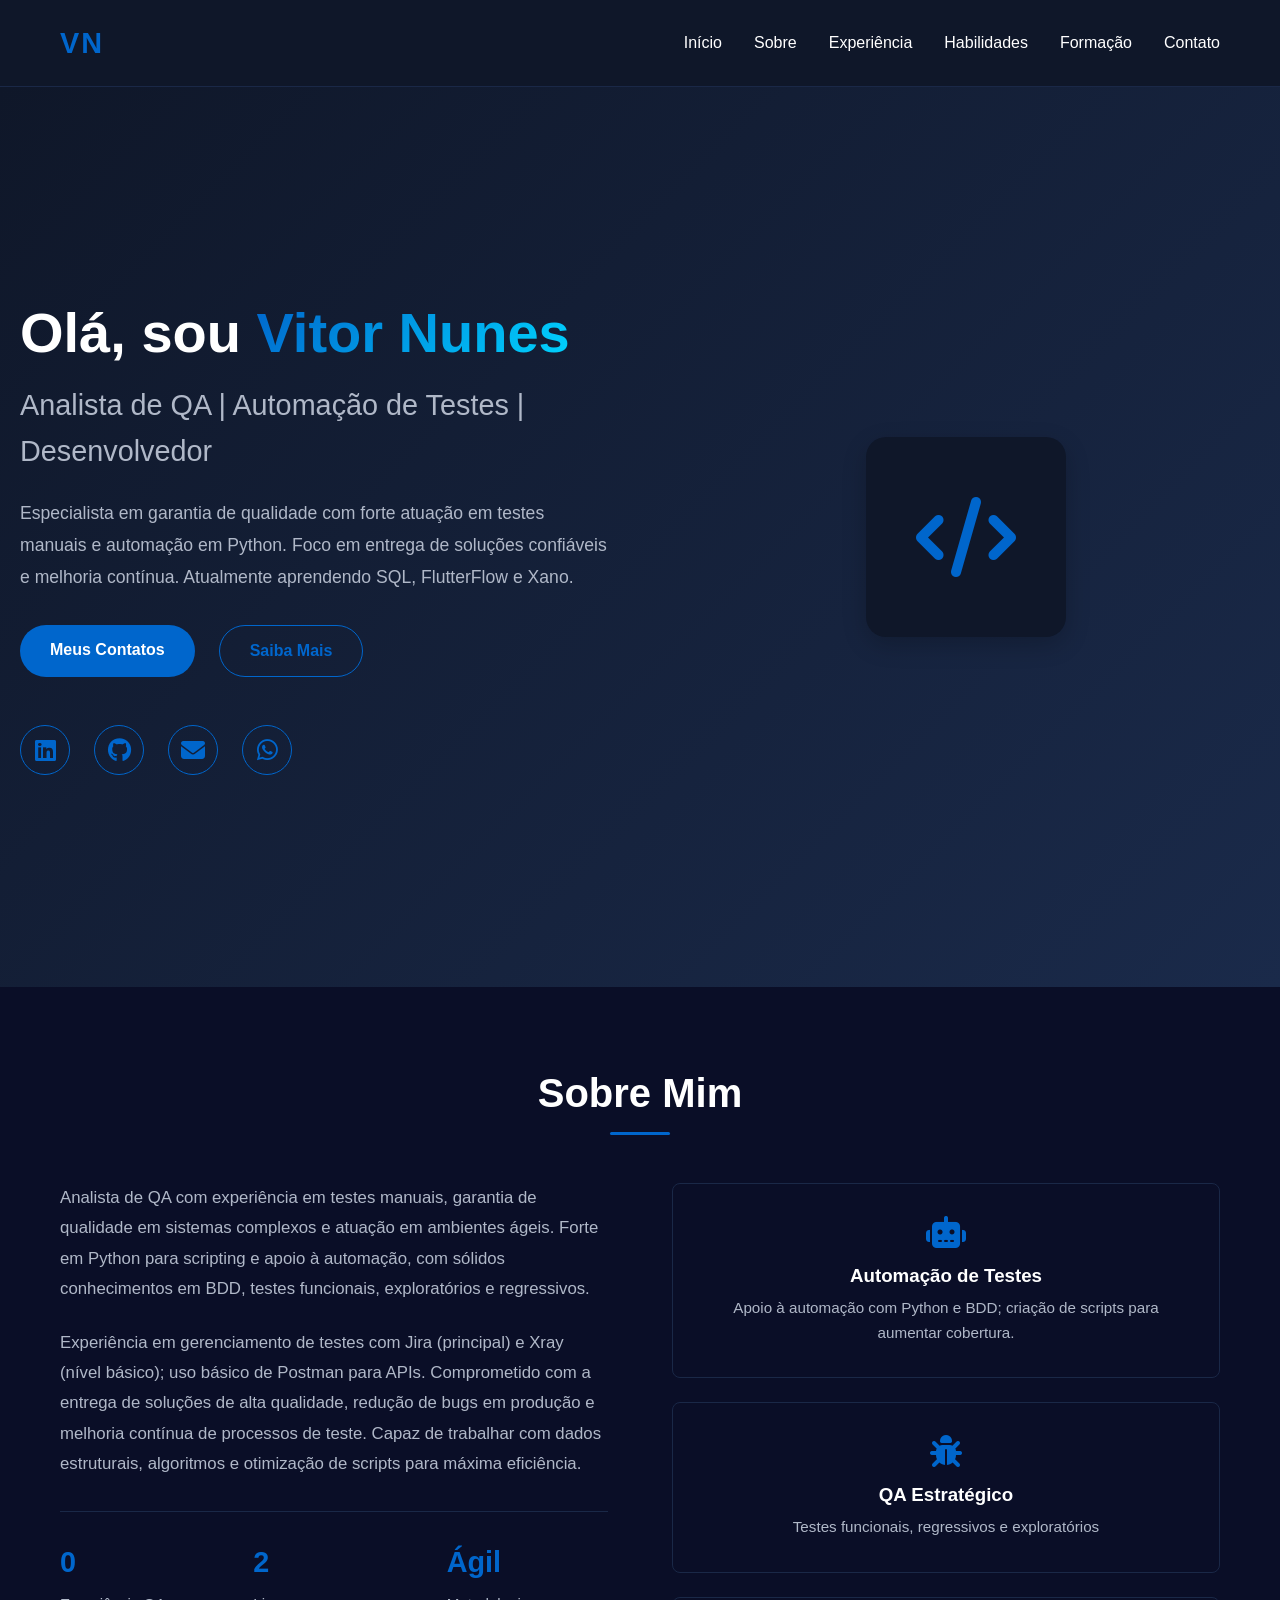
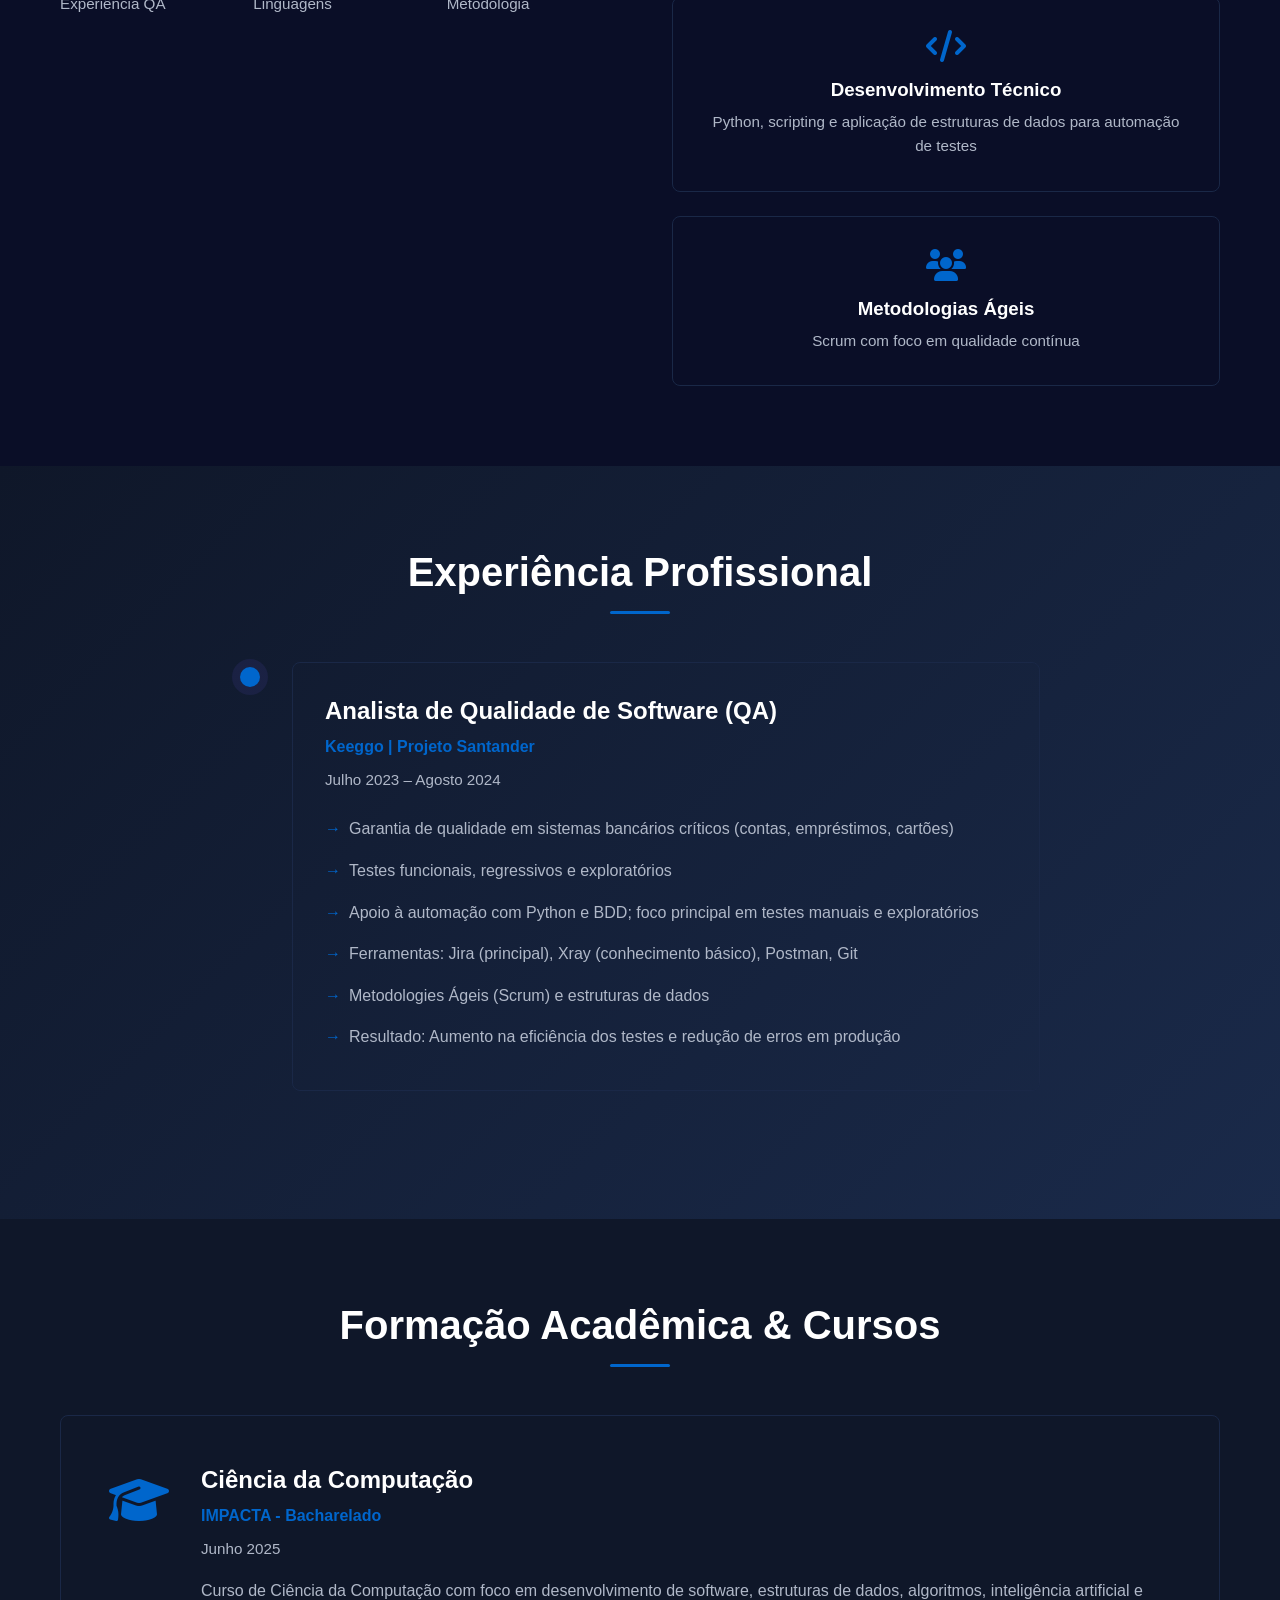
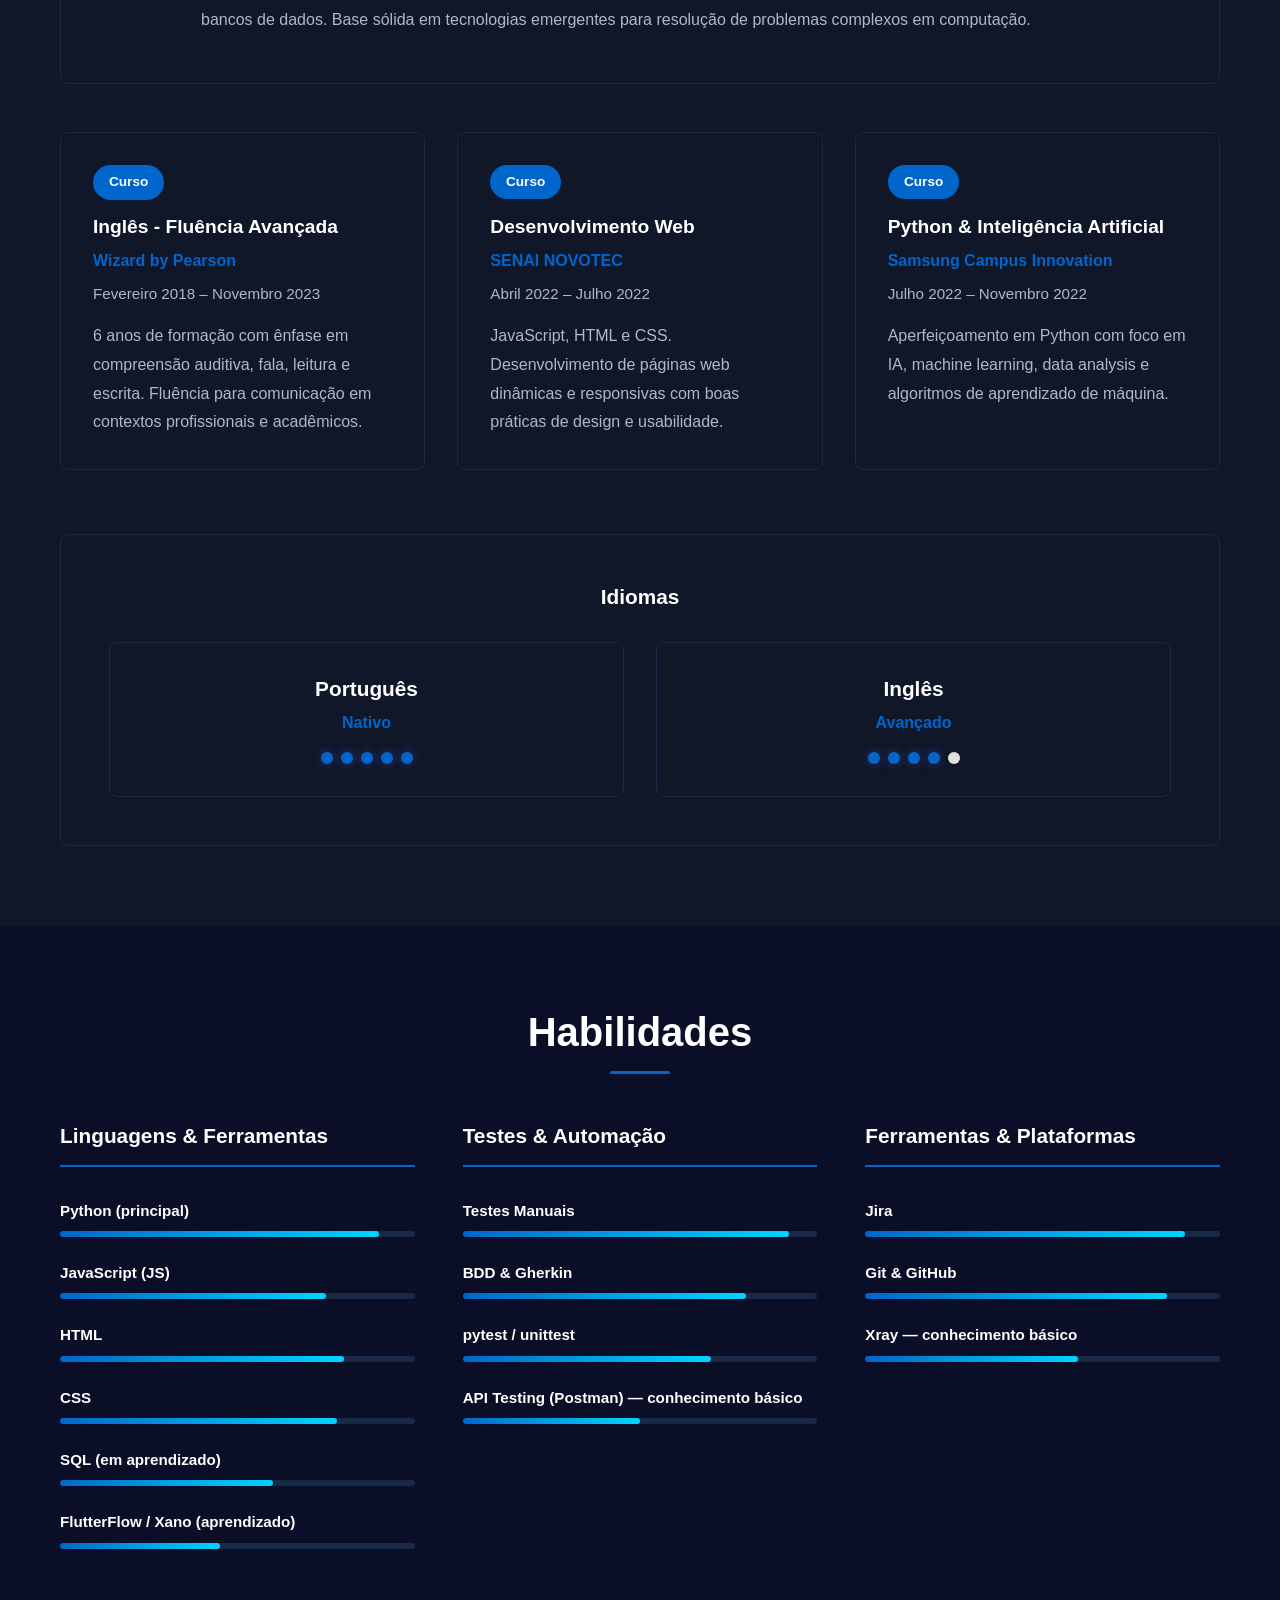
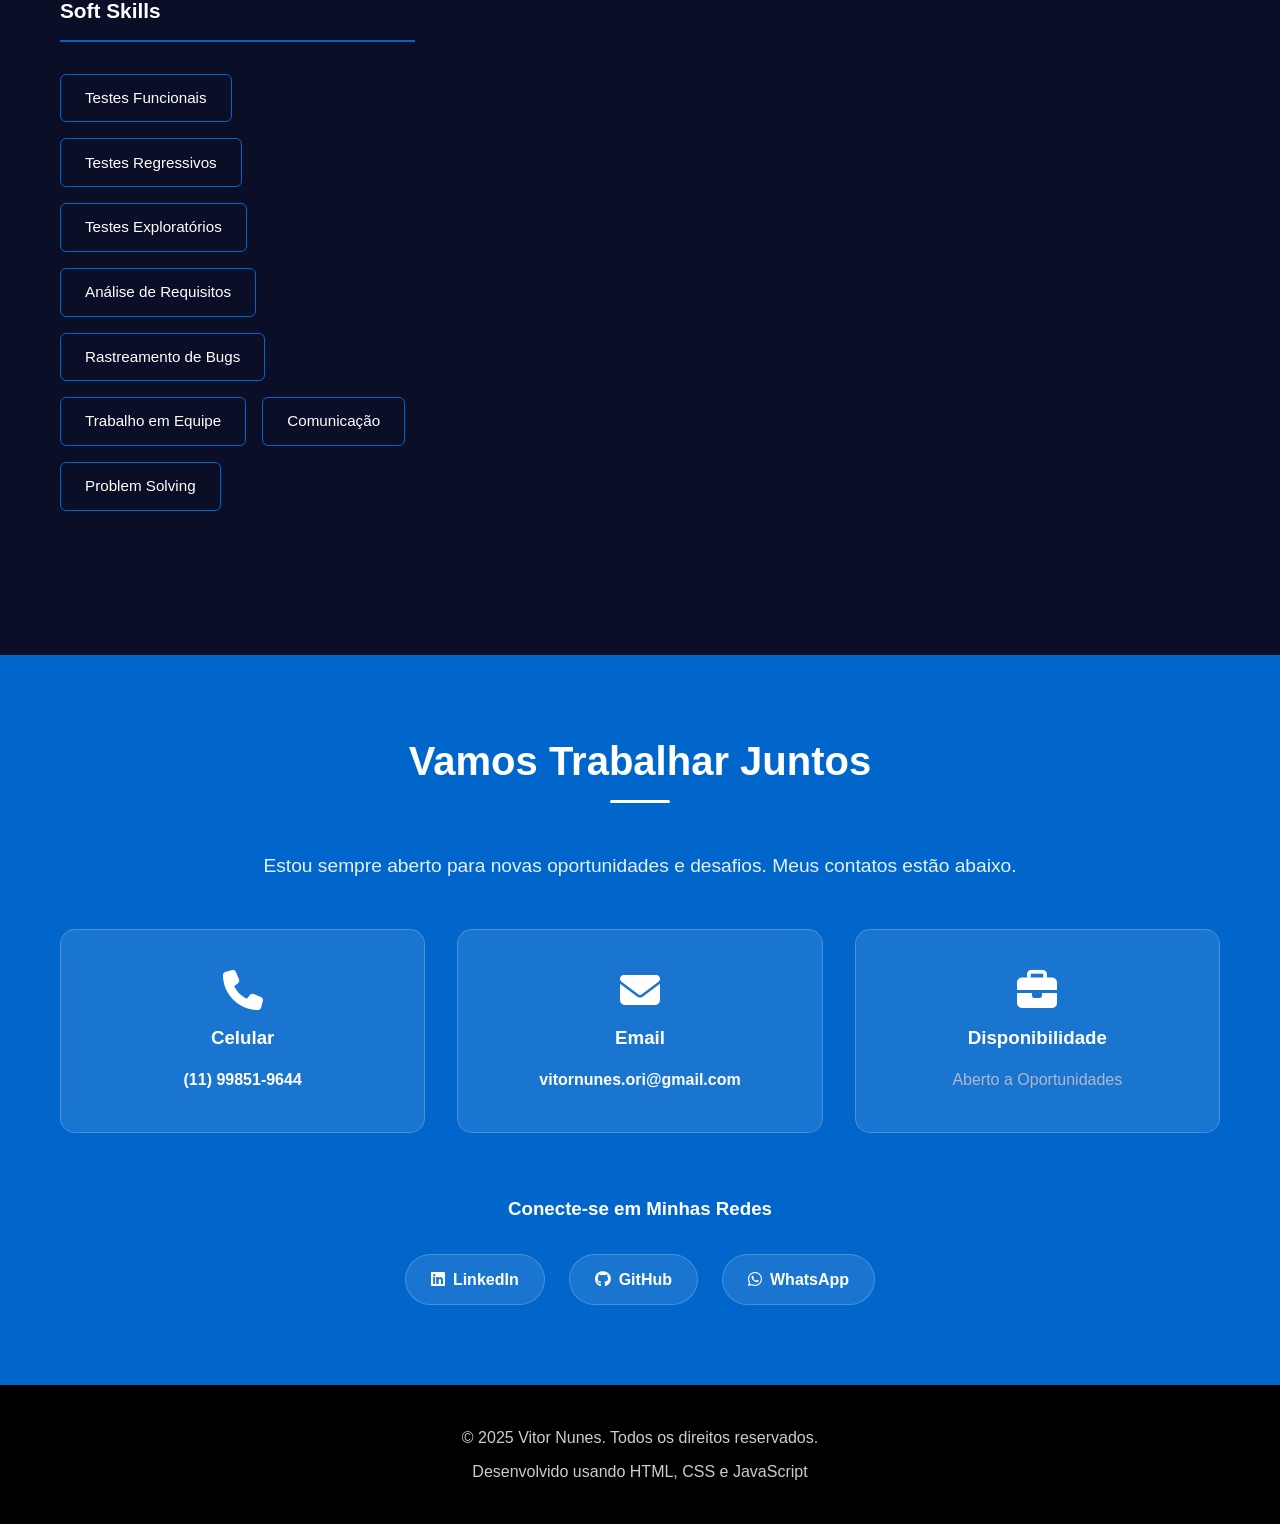
<file: index.html>
<!DOCTYPE html>
<html lang="pt-BR">
<head>
    <meta charset="UTF-8">
    <meta name="viewport" content="width=device-width, initial-scale=1.0">
    <title>Vitor Nunes - QA & Desenvolvedor</title>
    <link rel="stylesheet" href="styles.css">
    <link rel="stylesheet" href="https://cdnjs.cloudflare.com/ajax/libs/font-awesome/6.4.0/css/all.min.css">
</head>
<body>
    <!-- Navigation Bar -->
    <nav class="navbar">
        <div class="container">
            <div class="logo">VN</div>
            <ul class="nav-links">
                <li><a href="#inicio">Início</a></li>
                <li><a href="#sobre">Sobre</a></li>
                <li><a href="#experiencia">Experiência</a></li>
                <li><a href="#habilidades">Habilidades</a></li>
                <li><a href="#formacao">Formação</a></li>
                <li><a href="#contato">Contato</a></li>
            </ul>
            <div class="hamburger">
                <span></span>
                <span></span>
                <span></span>
            </div>
        </div>
    </nav>

    <!-- Hero Section -->
    <section class="hero" id="inicio">
        <div class="hero-content">
            <h1>Olá, sou <span class="highlight">Vitor Nunes</span></h1>
            <p class="subtitle">Analista de QA | Automação de Testes | Desenvolvedor</p>
            <p class="hero-description">
                Especialista em garantia de qualidade com forte atuação em testes manuais e automação em Python.
                Foco em entrega de soluções confiáveis e melhoria contínua. Atualmente aprendendo SQL, FlutterFlow e Xano.
            </p>
            <div class="hero-buttons">
                <a href="#contato" class="btn btn-primary">Meus Contatos</a>
                <a href="#sobre" class="btn btn-secondary">Saiba Mais</a>
            </div>
            <div class="social-links">
                <a href="https://www.linkedin.com/in/vitor-nunes-qa/" target="_blank" title="LinkedIn">
                    <i class="fab fa-linkedin"></i>
                </a>
                <a href="https://github.com/VitorNunes1" target="_blank" title="GitHub">
                    <i class="fab fa-github"></i>
                </a>
                <a href="mailto:vitornunes.ori@gmail.com" title="Email">
                    <i class="fas fa-envelope"></i>
                </a>
                <a href="tel:+5511998519644" title="WhatsApp">
                    <i class="fab fa-whatsapp"></i>
                </a>
            </div>
        </div>
        <div class="hero-illustration">
            <div class="floating-card">
                <i class="fas fa-code"></i>
            </div>
        </div>
    </section>

    <!-- About Section -->
    <section class="about" id="sobre">
        <div class="container">
            <h2>Sobre Mim</h2>
            <div class="about-content">
                <div class="about-text">
                    <p>
                        Analista de QA com experiência em testes manuais, garantia de qualidade em
                        sistemas complexos e atuação em ambientes ágeis. Forte em Python para scripting e
                        apoio à automação, com sólidos conhecimentos em BDD, testes funcionais, exploratórios
                        e regressivos.
                    </p>
                    <p>
                        Experiência em gerenciamento de testes com Jira (principal) e Xray (nível básico); uso básico de Postman para APIs. 
                        Comprometido com a entrega de soluções de alta qualidade, redução de bugs em 
                        produção e melhoria contínua de processos de teste. Capaz de trabalhar com dados 
                        estruturais, algoritmos e otimização de scripts para máxima eficiência.
                    </p>
                    
                    <div class="profile-stats">
                        <div class="stat">
                            <h3>+1 ano</h3>
                            <p>Experiência QA</p>
                        </div>
                        <div class="stat">
                            <h3>3+</h3>
                            <p>Linguagens</p>
                        </div>
                        <div class="stat">
                            <h3>Ágil</h3>
                            <p>Metodologia</p>
                        </div>
                    </div>
                </div>

                <div class="about-features">
                    <div class="feature-card">
                        <i class="fas fa-robot"></i>
                        <h3>Automação de Testes</h3>
                        <p>Apoio à automação com Python e BDD; criação de scripts para aumentar cobertura.</p>
                    </div>
                    <div class="feature-card">
                        <i class="fas fa-bug"></i>
                        <h3>QA Estratégico</h3>
                        <p>Testes funcionais, regressivos e exploratórios</p>
                    </div>
                    <div class="feature-card">
                        <i class="fas fa-code"></i>
                        <h3>Desenvolvimento Técnico</h3>
                        <p>Python, scripting e aplicação de estruturas de dados para automação de testes</p>
                    </div>
                    <div class="feature-card">
                        <i class="fas fa-users"></i>
                        <h3>Metodologias Ágeis</h3>
                        <p>Scrum com foco em qualidade contínua</p>
                    </div>
                </div>
            </div>
        </div>
    </section>

    <!-- Experience Section -->
    <section class="experience" id="experiencia">
        <div class="container">
            <h2>Experiência Profissional</h2>
            <div class="experience-timeline">
                <div class="timeline-item">
                    <div class="timeline-dot"></div>
                    <div class="timeline-content">
                        <h3>Analista de Qualidade de Software (QA)</h3>
                        <p class="company">Keeggo | Projeto Santander</p>
                        <p class="period">Julho 2023 – Agosto 2024</p>
                        <ul class="responsibilities">
                            <li>Garantia de qualidade em sistemas bancários críticos (contas, empréstimos, cartões)</li>
                            <li>Testes funcionais, regressivos e exploratórios</li>
                            <li>Apoio à automação com Python e BDD; foco principal em testes manuais e exploratórios</li>
                            <li>Ferramentas: Jira (principal), Xray (conhecimento básico), Postman, Git</li>
                            <li>Metodologies Ágeis (Scrum) e estruturas de dados</li>
                            <li>Resultado: Aumento na eficiência dos testes e redução de erros em produção</li>
                        </ul>
                    </div>
                </div>
            </div>
        </div>
    </section>
    <!-- Education Section -->
    <section class="education" id="formacao">
        <div class="container">
            <h2>Formação Acadêmica & Cursos</h2>
            
            <div class="education-content">
                <div class="education-item featured">
                    <div class="education-icon">
                        <i class="fas fa-graduation-cap"></i>
                    </div>
                    <div class="education-info">
                        <h3>Ciência da Computação</h3>
                        <p class="institution">IMPACTA - Bacharelado</p>
                        <p class="period">Junho 2025</p>
                        <p class="description">
                            Curso de Ciência da Computação com foco em desenvolvimento de software, estruturas de dados, 
                            algoritmos, inteligência artificial e bancos de dados. Base sólida em tecnologias emergentes 
                            para resolução de problemas complexos em computação.
                        </p>
                    </div>
                </div>

                <div class="courses-grid">
                    <div class="course-card">
                        <div class="course-badge">Curso</div>
                        <h4>Inglês - Fluência Avançada</h4>
                        <p class="institution">Wizard by Pearson</p>
                        <p class="period">Fevereiro 2018 – Novembro 2023</p>
                        <p class="description">
                            6 anos de formação com ênfase em compreensão auditiva, fala, leitura e escrita. 
                            Fluência para comunicação em contextos profissionais e acadêmicos.
                        </p>
                    </div>

                    <div class="course-card">
                        <div class="course-badge">Curso</div>
                        <h4>Desenvolvimento Web</h4>
                        <p class="institution">SENAI NOVOTEC</p>
                        <p class="period">Abril 2022 – Julho 2022</p>
                        <p class="description">
                            JavaScript, HTML e CSS. Desenvolvimento de páginas web dinâmicas e responsivas 
                            com boas práticas de design e usabilidade.
                        </p>
                    </div>

                    <div class="course-card">
                        <div class="course-badge">Curso</div>
                        <h4>Python & Inteligência Artificial</h4>
                        <p class="institution">Samsung Campus Innovation</p>
                        <p class="period">Julho 2022 – Novembro 2022</p>
                        <p class="description">
                            Aperfeiçoamento em Python com foco em IA, machine learning, data analysis 
                            e algoritmos de aprendizado de máquina.
                        </p>
                    </div>
                </div>
            </div>

            <!-- Languages Section -->
            <div class="languages-section">
                <h3>Idiomas</h3>
                <div class="languages-grid">
                    <div class="language-card">
                        <h4>Português</h4>
                        <p class="level">Nativo</p>
                        <div class="proficiency">
                            <span class="dot active"></span>
                            <span class="dot active"></span>
                            <span class="dot active"></span>
                            <span class="dot active"></span>
                            <span class="dot active"></span>
                        </div>
                    </div>
                    <div class="language-card">
                        <h4>Inglês</h4>
                        <p class="level">Avançado</p>
                        <div class="proficiency">
                            <span class="dot active"></span>
                            <span class="dot active"></span>
                            <span class="dot active"></span>
                            <span class="dot active"></span>
                            <span class="dot"></span>
                        </div>
                    </div>
                </div>
            </div>
        </div>
    </section>

    <!-- Skills Section -->
    <section class="skills" id="habilidades">
        <div class="container">
            <h2>Habilidades</h2>
            
            <div class="skills-grid">
                <div class="skill-category">
                    <h3>Linguagens & Ferramentas</h3>
                    <div class="skills-list">
                                <div class="skill-item">
                                    <span class="skill-name">Python (principal)</span>
                                    <div class="skill-bar">
                                        <div class="skill-progress" style="width: 90%"></div>
                                    </div>
                                </div>
                                <div class="skill-item">
                                    <span class="skill-name">JavaScript (JS)</span>
                                    <div class="skill-bar">
                                        <div class="skill-progress" style="width: 75%"></div>
                                    </div>
                                </div>
                                <div class="skill-item">
                                    <span class="skill-name">HTML</span>
                                    <div class="skill-bar">
                                        <div class="skill-progress" style="width: 80%"></div>
                                    </div>
                                </div>
                                <div class="skill-item">
                                    <span class="skill-name">CSS</span>
                                    <div class="skill-bar">
                                        <div class="skill-progress" style="width: 78%"></div>
                                    </div>
                                </div>
                                <div class="skill-item">
                                    <span class="skill-name">SQL (em aprendizado)</span>
                                    <div class="skill-bar">
                                        <div class="skill-progress" style="width: 60%"></div>
                                    </div>
                                </div>
                                <div class="skill-item">
                                    <span class="skill-name">FlutterFlow / Xano (aprendizado)</span>
                                    <div class="skill-bar">
                                        <div class="skill-progress" style="width: 45%"></div>
                                    </div>
                                </div>
                    </div>
                </div>

                <div class="skill-category">
                    <h3>Testes & Automação</h3>
                    <div class="skills-list">
                        <div class="skill-item">
                            <span class="skill-name">Testes Manuais</span>
                            <div class="skill-bar">
                                <div class="skill-progress" style="width: 92%"></div>
                            </div>
                        </div>
                        <div class="skill-item">
                            <span class="skill-name">BDD & Gherkin</span>
                            <div class="skill-bar">
                                <div class="skill-progress" style="width: 80%"></div>
                            </div>
                        </div>
                        <div class="skill-item">
                            <span class="skill-name">pytest / unittest</span>
                            <div class="skill-bar">
                                <div class="skill-progress" style="width: 70%"></div>
                            </div>
                        </div>
                        <div class="skill-item">
                            <span class="skill-name">API Testing (Postman) — conhecimento básico</span>
                            <div class="skill-bar">
                                <div class="skill-progress" style="width: 50%"></div>
                            </div>
                        </div>
                    </div>
                </div>

                <div class="skill-category">
                    <h3>Ferramentas & Plataformas</h3>
                    <div class="skills-list">
                        <div class="skill-item">
                            <span class="skill-name">Jira</span>
                            <div class="skill-bar">
                                <div class="skill-progress" style="width: 90%"></div>
                            </div>
                        </div>
                        <div class="skill-item">
                            <span class="skill-name">Git & GitHub</span>
                            <div class="skill-bar">
                                <div class="skill-progress" style="width: 85%"></div>
                            </div>
                        </div>
                        <div class="skill-item">
                            <span class="skill-name">Xray — conhecimento básico</span>
                            <div class="skill-bar">
                                <div class="skill-progress" style="width: 60%"></div>
                            </div>
                        </div>
                    </div>
                </div>

                <div class="skill-category">
                    <h3>Soft Skills</h3>
                    <div class="soft-skills">
                        <span class="skill-tag">Testes Funcionais</span>
                        <span class="skill-tag">Testes Regressivos</span>
                        <span class="skill-tag">Testes Exploratórios</span>
                        <span class="skill-tag">Análise de Requisitos</span>
                        <span class="skill-tag">Rastreamento de Bugs</span>
                        <span class="skill-tag">Trabalho em Equipe</span>
                        <span class="skill-tag">Comunicação</span>
                        <span class="skill-tag">Problem Solving</span>
                    </div>
                </div>
            </div>
        </div>
    </section>

    <!-- Contact Section -->
    <section class="contact" id="contato">
        <div class="container">
            <h2>Vamos Trabalhar Juntos</h2>
            <p class="contact-subtitle">Estou sempre aberto para novas oportunidades e desafios. Meus contatos estão abaixo.</p>
            
            <div class="contact-grid">
                <div class="contact-card">
                    <i class="fas fa-phone"></i>
                    <h3>Celular</h3>
                    <p><a href="tel:+5511998519644">(11) 99851-9644</a></p>
                </div>
                <div class="contact-card">
                    <i class="fas fa-envelope"></i>
                    <h3>Email</h3>
                    <p><a href="mailto:vitornunes.ori@gmail.com">vitornunes.ori@gmail.com</a></p>
                </div>
                <div class="contact-card">
                    <i class="fas fa-briefcase"></i>
                    <h3>Disponibilidade</h3>
                    <p>Aberto a Oportunidades</p>
                </div>
            </div>

            <div class="contact-social">
                <h3>Conecte-se em Minhas Redes</h3>
                <div class="social-buttons">
                    <a href="https://www.linkedin.com/in/vitor-nunes-qa/" class="social-btn linkedin">
                        <i class="fab fa-linkedin"></i> LinkedIn
                    </a>
                    <a href="https://github.com/VitorNunes1" class="social-btn github">
                        <i class="fab fa-github"></i> GitHub
                    </a>
                    <a href="https://wa.me/5511998519644" class="social-btn whatsapp">
                        <i class="fab fa-whatsapp"></i> WhatsApp
                    </a>
                </div>
            </div>
        </div>
    </section>

    <!-- Footer -->
    <footer class="footer">
        <div class="container">
            <p>&copy; 2025 Vitor Nunes. Todos os direitos reservados.</p>
            <p>Desenvolvido usando HTML, CSS e JavaScript</p>
        </div>
    </footer>

    <script src="script.js"></script>
</body>
</html>
</file>
<file: styles.css>
/* ============================================
   VARIÁVEIS DE COR E ESPAÇAMENTO
   ============================================ */

:root {
    --primary-color: #0066cc;
    --secondary-color: #0052a3;
    --accent-color: #00d4ff;
    --dark-bg: #0a0e27;
    --light-bg: #0f1729;
    --text-dark: #ffffff;
    --text-light: #b0b8c8;
    --border-color: #1a2847;
    --shadow: 0 4px 12px rgba(0, 0, 0, 0.15);
    --shadow-lg: 0 8px 24px rgba(0, 0, 0, 0.2);
    --transition: all 0.3s cubic-bezier(0.4, 0, 0.2, 1);
}

/* ============================================
   RESET E ESTILOS GLOBAIS
   ============================================ */

* {
    margin: 0;
    padding: 0;
    box-sizing: border-box;
}

html {
    scroll-behavior: smooth;
}

body {
    font-family: 'Segoe UI', Tahoma, Geneva, Verdana, sans-serif;
    color: var(--text-dark);
    background-color: var(--dark-bg);
    line-height: 1.6;
}

.container {
    max-width: 1200px;
    margin: 0 auto;
    padding: 0 20px;
}

h1, h2, h3, h4, h5, h6 {
    font-weight: 600;
    line-height: 1.3;
}

h2 {
    font-size: 2.5rem;
    margin-bottom: 3rem;
    text-align: center;
    position: relative;
    padding-bottom: 1rem;
}

h2::after {
    content: '';
    position: absolute;
    bottom: 0;
    left: 50%;
    transform: translateX(-50%);
    width: 60px;
    height: 3px;
    background: var(--primary-color);
    border-radius: 2px;
}

p {
    color: var(--text-light);
}

a {
    text-decoration: none;
    color: inherit;
    transition: var(--transition);
}

/* ============================================
   NAVEGAÇÃO
   ============================================ */

.navbar {
    background: var(--light-bg);
    border-bottom: 1px solid var(--border-color);
    position: sticky;
    top: 0;
    z-index: 100;
}

.navbar .container {
    display: flex;
    justify-content: space-between;
    align-items: center;
    padding: 20px;
}

.logo {
    font-size: 1.8rem;
    font-weight: 700;
    color: var(--primary-color);
    letter-spacing: 2px;
}

.nav-links {
    display: flex;
    list-style: none;
    gap: 2rem;
}

.nav-links a {
    color: var(--text-dark);
    font-weight: 500;
    position: relative;
    transition: var(--transition);
}

.nav-links a:hover {
    color: var(--primary-color);
}

.nav-links a::after {
    content: '';
    position: absolute;
    bottom: -5px;
    left: 0;
    width: 0;
    height: 2px;
    background: var(--primary-color);
    transition: var(--transition);
}

.nav-links a:hover::after {
    width: 100%;
}

.hamburger {
    display: none;
    flex-direction: column;
    gap: 5px;
    cursor: pointer;
}

.hamburger span {
    width: 25px;
    height: 3px;
    background: var(--text-dark);
    border-radius: 3px;
    transition: var(--transition);
}

/* ============================================
   SEÇÃO HERO
   ============================================ */

.hero {
    min-height: 100vh;
    display: flex;
    align-items: center;
    gap: 4rem;
    padding: 60px 20px;
    background: linear-gradient(135deg, #0f1729 0%, #1a2a4a 100%);
    position: relative;
    overflow: hidden;
}



@keyframes float {
    0% {
        transform: translateY(0px);
    }
    50% {
        transform: translateY(20px);
    }
    100% {
        transform: translateY(0px);
    }
}

.hero-content {
    flex: 1;
    z-index: 2;
}

.hero h1 {
    font-size: 3.5rem;
    line-height: 1.2;
    margin-bottom: 1rem;
    color: var(--text-dark);
}

.highlight {
    background: linear-gradient(135deg, var(--primary-color), var(--accent-color));
    -webkit-background-clip: text;
    -webkit-text-fill-color: transparent;
    background-clip: text;
}

.subtitle {
    font-size: 1.8rem;
    color: var(--text-light);
    margin-bottom: 1.5rem;
}

.hero-description {
    font-size: 1.1rem;
    color: var(--text-light);
    margin-bottom: 2rem;
    max-width: 600px;
    line-height: 1.8;
}

.hero-buttons {
    display: flex;
    gap: 1.5rem;
    margin-bottom: 3rem;
}

.btn {
    padding: 12px 30px;
    border-radius: 50px;
    font-weight: 600;
    font-size: 1rem;
    cursor: pointer;
    border: none;
    transition: var(--transition);
    display: inline-block;
}

.btn-primary {
    background: var(--primary-color);
    color: white;
    box-shadow: none;
}

.btn-primary:hover {
    transform: none;
    box-shadow: none;
    opacity: 0.9;
}

.btn-secondary {
    background: transparent;
    color: var(--primary-color);
    border: 1px solid var(--primary-color);
}

.btn-secondary:hover {
    background: var(--primary-color);
    color: white;
    transform: none;
}

.social-links {
    display: flex;
    gap: 1.5rem;
    font-size: 1.5rem;
}

.social-links a {
    display: flex;
    align-items: center;
    justify-content: center;
    width: 50px;
    height: 50px;
    border-radius: 50%;
    background: transparent;
    color: var(--primary-color);
    border: 1px solid var(--primary-color);
    box-shadow: none;
    transition: var(--transition);
}

.social-links a:hover {
    transform: none;
    box-shadow: none;
    background: var(--primary-color);
    color: white;
}

.hero-illustration {
    flex: 1;
    display: flex;
    justify-content: center;
    align-items: center;
    position: relative;
    z-index: 2;
}

.floating-card {
    width: 200px;
    height: 200px;
    background: var(--light-bg);
    border-radius: 20px;
    display: flex;
    align-items: center;
    justify-content: center;
    font-size: 5rem;
    color: var(--primary-color);
    box-shadow: var(--shadow-lg);
    animation: float 4s ease-in-out infinite;
}

/* ============================================
   SEÇÃO SOBRE
   ============================================ */

.about {
    padding: 80px 20px;
    background: var(--dark-bg);
}

.about-content {
    display: grid;
    grid-template-columns: 1fr 1fr;
    gap: 4rem;
    align-items: start;
}

.about-text p {
    margin-bottom: 1.5rem;
    font-size: 1.05rem;
    line-height: 1.8;
    color: var(--text-light);
}

.profile-stats {
    display: grid;
    grid-template-columns: repeat(3, 1fr);
    gap: 2rem;
    margin-top: 2rem;
    padding-top: 2rem;
    border-top: 1px solid var(--border-color);
}

.stat h3 {
    font-size: 1.8rem;
    color: var(--primary-color);
    margin-bottom: 0.5rem;
}

.stat p {
    color: var(--text-light);
    font-size: 0.95rem;
}

.about-features {
    display: grid;
    gap: 1.5rem;
}

.feature-card {
    padding: 2rem;
    background: transparent;
    border-radius: 8px;
    text-align: center;
    transition: var(--transition);
    border: 1px solid var(--border-color);
}

.feature-card:hover {
    border-color: var(--primary-color);
    background: rgba(0, 102, 204, 0.05);
    transform: none;
    box-shadow: none;
}

.feature-card i {
    font-size: 2rem;
    color: var(--primary-color);
    margin-bottom: 1rem;
}

.feature-card h3 {
    margin-bottom: 0.5rem;
    color: var(--text-dark);
}

.feature-card p {
    font-size: 0.95rem;
    color: var(--text-light);
}

/* ============================================
   SEÇÃO EXPERIÊNCIA
   ============================================ */

.experience {
    padding: 80px 20px;
    background: linear-gradient(135deg, #0f1729 0%, #1a2a4a 100%);
}

.experience-timeline {
    max-width: 800px;
    margin: 0 auto;
}

.timeline-item {
    display: flex;
    gap: 2rem;
    margin-bottom: 3rem;
    position: relative;
}

.timeline-dot {
    width: 20px;
    height: 20px;
    background: var(--primary-color);
    border-radius: 50%;
    margin-top: 5px;
    flex-shrink: 0;
    box-shadow: 0 0 0 8px rgba(108, 92, 231, 0.1);
}

.timeline-item::before {
    content: '';
    position: absolute;
    left: 9px;
    top: 30px;
    bottom: -30px;
    width: 2px;
    background: var(--primary-color);
    opacity: 0.3;
}

.timeline-item:last-child::before {
    display: none;
}

.timeline-content {
    background: transparent;
    padding: 2rem;
    border-radius: 8px;
    border: 1px solid var(--border-color);
    box-shadow: none;
    flex: 1;
}

.timeline-content h3 {
    font-size: 1.5rem;
    color: var(--text-dark);
    margin-bottom: 0.5rem;
}

.company {
    color: var(--primary-color);
    font-weight: 600;
    margin-bottom: 0.5rem;
}

.period {
    color: var(--text-light);
    font-size: 0.95rem;
    margin-bottom: 1rem;
}

.responsibilities {
    list-style: none;
    padding-left: 0;
}

.responsibilities li {
    padding: 0.5rem 0 0.5rem 1.5rem;
    color: var(--text-light);
    position: relative;
}

.responsibilities li::before {
    content: '→';
    position: absolute;
    left: 0;
    color: var(--primary-color);
    font-weight: bold;
}

/* ============================================
   SEÇÃO HABILIDADES
   ============================================ */

.skills {
    padding: 80px 20px;
    background: var(--dark-bg);
}

.skills-grid {
    display: grid;
    grid-template-columns: repeat(auto-fit, minmax(350px, 1fr));
    gap: 3rem;
    margin-bottom: 4rem;
}

.skill-category h3 {
    font-size: 1.3rem;
    color: var(--text-dark);
    margin-bottom: 2rem;
    padding-bottom: 1rem;
    border-bottom: 2px solid var(--primary-color);
}

.skills-list {
    display: flex;
    flex-direction: column;
    gap: 1.5rem;
}

.skill-item {
    display: flex;
    flex-direction: column;
    gap: 0.5rem;
}

.skill-name {
    font-weight: 600;
    color: var(--text-dark);
    font-size: 0.95rem;
}

.skill-bar {
    height: 6px;
    background: #1a2847;
    border-radius: 3px;
    overflow: hidden;
}

.skill-progress {
    height: 100%;
    background: linear-gradient(90deg, var(--primary-color), var(--accent-color));
    border-radius: 3px;
    transition: var(--transition);
}

.soft-skills {
    display: flex;
    flex-wrap: wrap;
    gap: 1rem;
}

.skill-tag {
    background: transparent;
    padding: 0.7rem 1.5rem;
    border-radius: 6px;
    font-size: 0.95rem;
    color: var(--text-dark);
    font-weight: 500;
    transition: var(--transition);
    border: 1px solid var(--primary-color);
}

.skill-tag:hover {
    background: rgba(0, 102, 204, 0.1);
    color: var(--text-dark);
    border-color: var(--primary-color);
}

/* ============================================
   SEÇÃO FORMAÇÃO
   ============================================ */

.education {
    padding: 80px 20px;
    background: #0f1729;
}

.education-content {
    margin-bottom: 4rem;
}

.featured {
    background: transparent;
    padding: 3rem;
    border-radius: 8px;
    margin-bottom: 3rem;
    border: 1px solid var(--border-color);
    box-shadow: none;
    display: flex;
    gap: 2rem;
    align-items: flex-start;
}

.education-icon {
    font-size: 3rem;
    color: var(--primary-color);
    flex-shrink: 0;
}

.education-info h3 {
    font-size: 1.5rem;
    margin-bottom: 0.5rem;
    color: var(--text-dark);
}

.institution {
    color: var(--primary-color);
    font-weight: 600;
    margin-bottom: 0.5rem;
}

.period {
    color: var(--text-light);
    font-size: 0.95rem;
    margin-bottom: 1rem;
}

.description {
    color: var(--text-light);
    line-height: 1.8;
}

.courses-grid {
    display: grid;
    grid-template-columns: repeat(auto-fit, minmax(300px, 1fr));
    gap: 2rem;
    margin-bottom: 3rem;
}

.course-card {
    background: transparent;
    padding: 2rem;
    border-radius: 8px;
    border: 1px solid var(--border-color);
    box-shadow: none;
    transition: var(--transition);
    position: relative;
}

.course-card:hover {
    transform: none;
    border-color: var(--primary-color);
    background: rgba(0, 102, 204, 0.05);
}

.course-badge {
    display: inline-block;
    background: var(--primary-color);
    color: white;
    padding: 0.4rem 1rem;
    border-radius: 20px;
    font-size: 0.85rem;
    font-weight: 600;
    margin-bottom: 1rem;
}

.course-card h4 {
    font-size: 1.2rem;
    margin-bottom: 0.5rem;
    color: var(--text-dark);
}

.languages-section {
    background: transparent;
    padding: 3rem;
    border-radius: 8px;
    border: 1px solid var(--border-color);
    box-shadow: none;
}

.languages-section h3 {
    font-size: 1.3rem;
    margin-bottom: 2rem;
    color: var(--text-dark);
    text-align: center;
}

.languages-grid {
    display: grid;
    grid-template-columns: repeat(auto-fit, minmax(250px, 1fr));
    gap: 2rem;
}

.language-card {
    text-align: center;
    padding: 2rem;
    background: transparent;
    border-radius: 8px;
    border: 1px solid var(--border-color);
    transition: var(--transition);
}

.language-card:hover {
    background: rgba(0, 102, 204, 0.05);
    border-color: var(--primary-color);
    box-shadow: none;
}

.language-card h4 {
    font-size: 1.3rem;
    color: var(--text-dark);
    margin-bottom: 0.5rem;
}

.language-card .level {
    color: var(--primary-color);
    font-weight: 600;
    margin-bottom: 1rem;
}

.proficiency {
    display: flex;
    gap: 0.5rem;
    justify-content: center;
}

.dot {
    width: 12px;
    height: 12px;
    border-radius: 50%;
    background: #e0e0e0;
    transition: var(--transition);
}

.dot.active {
    background: var(--primary-color);
    box-shadow: 0 0 10px rgba(108, 92, 231, 0.4);
}

/* ============================================
   SEÇÃO CONTATO
   ============================================ */

.contact {
    padding: 80px 20px;
    background: var(--primary-color);
    color: white;
}

.contact h2 {
    color: white;
}

.contact h2::after {
    background: white;
}

.contact-subtitle {
    text-align: center;
    font-size: 1.2rem;
    margin-bottom: 3rem;
    color: rgba(255, 255, 255, 0.9);
}

.contact-grid {
    display: grid;
    grid-template-columns: repeat(auto-fit, minmax(250px, 1fr));
    gap: 2rem;
    margin-bottom: 4rem;
}

.contact-card {
    background: rgba(255, 255, 255, 0.1);
    padding: 2.5rem;
    border-radius: 15px;
    text-align: center;
    backdrop-filter: blur(10px);
    border: 1px solid rgba(255, 255, 255, 0.2);
    transition: var(--transition);
}

.contact-card:hover {
    background: rgba(255, 255, 255, 0.15);
    transform: translateY(-5px);
}

.contact-card i {
    font-size: 2.5rem;
    margin-bottom: 1rem;
}

.contact-card h3 {
    margin-bottom: 1rem;
    color: white;
}

.contact-card a {
    color: white;
    font-weight: 600;
    transition: var(--transition);
}

.contact-card a:hover {
    opacity: 0.8;
}

.small {
    font-size: 0.9rem;
    opacity: 0.9;
    margin-top: 0.5rem;
}

.contact-social {
    text-align: center;
}

.contact-social h3 {
    margin-bottom: 2rem;
    color: white;
}

.social-buttons {
    display: flex;
    gap: 1.5rem;
    justify-content: center;
    flex-wrap: wrap;
}

.social-btn {
    display: inline-flex;
    align-items: center;
    gap: 0.5rem;
    padding: 12px 25px;
    background: rgba(255, 255, 255, 0.1);
    color: white;
    border-radius: 50px;
    font-weight: 600;
    transition: var(--transition);
    border: 1px solid rgba(255, 255, 255, 0.2);
}

.social-btn:hover {
    transform: none;
    box-shadow: none;
    background: rgba(255, 255, 255, 0.2);
}

.social-btn.linkedin:hover {
    background: rgba(255, 255, 255, 0.2);
    color: white;
}

.social-btn.github:hover {
    background: rgba(255, 255, 255, 0.2);
    color: white;
}

.social-btn.whatsapp:hover {
    background: rgba(255, 255, 255, 0.2);
    color: white;
}

/* ============================================
   FOOTER
   ============================================ */

.footer {
    background: #000000;
    color: white;
    padding: 2rem 20px;
    text-align: center;
}

.footer p {
    color: rgba(255, 255, 255, 0.8);
    margin: 0.5rem 0;
}

.footer i {
    color: var(--accent-color);
    margin: 0 0.3rem;
}

/* ============================================
   RESPONSIVIDADE
   ============================================ */

@media (max-width: 768px) {
    .nav-links {
        display: none;
        flex-direction: column;
        position: fixed;
        top: 60px; /* height of navbar */
        left: 0;
        right: 0;
        width: 100vw;
        background: var(--light-bg);
        padding: 20px;
        gap: 1rem;
        z-index: 99;
        box-sizing: border-box;
    }
    .nav-links.open {
        display: flex;
    }
    body.menu-open {
        overflow-x: hidden;
    }

    .hamburger {
        display: flex;
    }

    .hero {
        flex-direction: column;
        text-align: center;
        padding: 40px 20px;
    }

    .hero h1 {
        font-size: 2.5rem;
    }

    .subtitle {
        font-size: 1.3rem;
    }

    .hero-buttons {
        justify-content: center;
        flex-wrap: wrap;
    }

    .social-links {
        justify-content: center;
    }

    .hero-illustration {
        margin-top: 2rem;
    }

    h2 {
        font-size: 2rem;
        margin-bottom: 2rem;
    }

    .about-content {
        grid-template-columns: 1fr;
    }

    .profile-stats {
        grid-template-columns: 1fr;
    }

    .skills-grid {
        grid-template-columns: 1fr;
    }

    .contact-grid {
        grid-template-columns: 1fr;
    }

    .social-buttons {
        flex-direction: column;
        align-items: center;
    }

    .featured {
        flex-direction: column;
        text-align: center;
    }

    .courses-grid {
        grid-template-columns: 1fr;
    }
}

@media (max-width: 480px) {
    .hero h1 {
        font-size: 1.8rem;
    }

    .subtitle {
        font-size: 1.1rem;
    }

    .btn {
        padding: 10px 20px;
        font-size: 0.9rem;
    }

    h2 {
        font-size: 1.8rem;
    }

    .feature-card {
        padding: 1.5rem;
    }

    .timeline-content {
        padding: 1.5rem;
    }

    .contact-card {
        padding: 1.5rem;
    }
}
</file>
